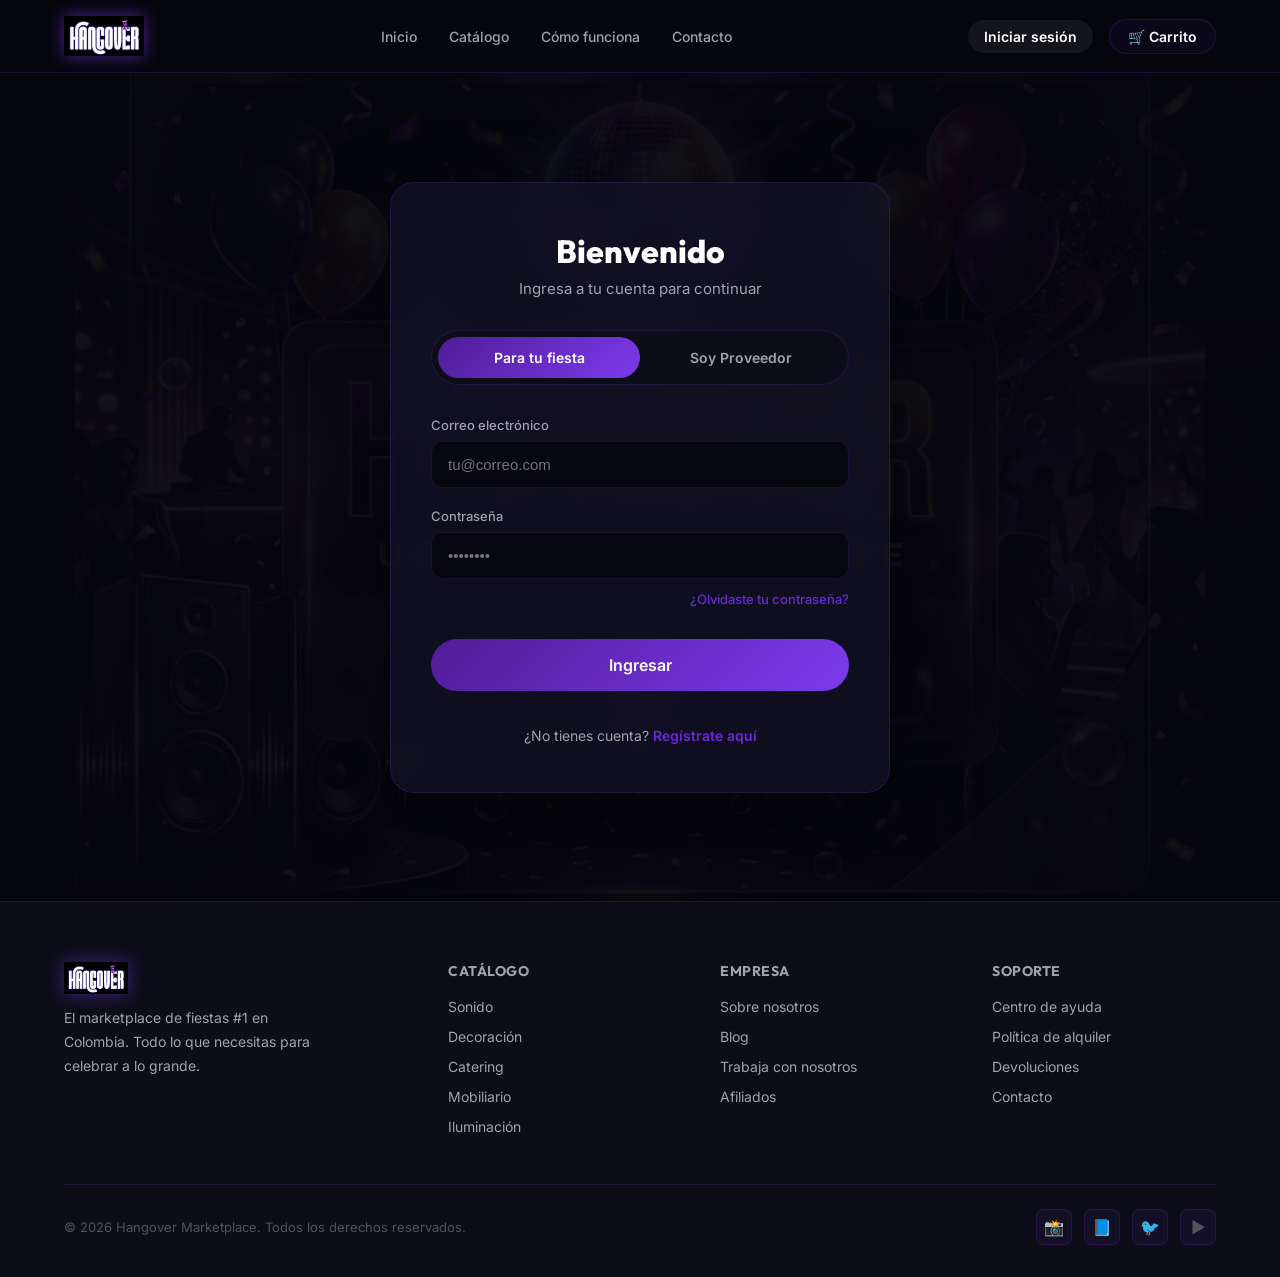
<file: index.html>
<!DOCTYPE html>
<html lang="es">
<head>
<meta charset="UTF-8">
<meta name="viewport" content="width=device-width,initial-scale=1.0">
<title>Hangover – Arma tu fiesta perfecta desde casa</title>
<meta name="description" content="Hangover es el marketplace de fiestas #1. Alquila o compra sonido, decoración, catering, mobiliario e iluminación para tu evento perfecto.">
<link rel="stylesheet" href="css/styles.css">
</head>
<body data-page="index">

<nav class="navbar">
  <div class="nav-inner">
    <a href="index.html" class="logo-link">
      <img src="images/logo.png" alt="Hangover" class="logo-img" onerror="this.style.display='none';this.nextElementSibling.style.display='block'">
      <span class="logo-text">HANGOVER</span>
    </a>
    <ul class="nav-links">
      <li><a href="index.html" class="active">Inicio</a></li>
      <li><a href="catalog.html">Catálogo</a></li>
      <li><a href="#como-funciona">Cómo funciona</a></li>
      <li><a href="#contacto">Contacto</a></li>
    </ul>
    <div class="nav-right">
      <a href="login.html" class="btn btn-ghost nav-login-btn">Iniciar sesión</a>
      <a href="cart.html" class="cart-btn">🛒 Carrito <span class="cart-badge" id="cart-count">0</span></a>
    </div>
  </div>
</nav>

<!-- HERO -->
<section class="hero">
  <div class="hero-bg"></div>
  <div class="hero-glow"></div>
  <div class="hero-content">
    <div class="hero-logo-wrap">
      <img src="images/logo.png" alt="Hangover" class="hero-logo" onerror="this.parentElement.style.display='none'">
    </div>
    <div class="hero-tag">🎉 El marketplace de fiestas #1</div>
    <h1>Arma tu fiesta<br><span>perfecta desde casa</span></h1>
    <p>Todo lo que necesitas para tu evento en un solo lugar. Alquila o compra equipos de sonido, decoraciones, mobiliario, catering e iluminación.</p>
    <div class="hero-btns">
      <a href="catalog.html" class="btn btn-primary">Explorar catálogo →</a>
      <a href="#categorias" class="btn btn-outline">Ver categorías</a>
    </div>
    <div class="hero-stats">
      <div class="stat-item"><div class="stat-num" data-count="500" data-suffix="+">0</div><div class="stat-label">Productos disponibles</div></div>
      <div class="stat-item"><div class="stat-num" data-count="1200" data-suffix="+">0</div><div class="stat-label">Fiestas realizadas</div></div>
      <div class="stat-item"><div class="stat-num" data-count="98" data-suffix="%">0</div><div class="stat-label">Clientes satisfechos</div></div>
      <div class="stat-item"><div class="stat-num" data-count="24" data-suffix="/7">0</div><div class="stat-label">Soporte disponible</div></div>
    </div>
  </div>
</section>

<!-- CATEGORÍAS -->
<section id="categorias">
  <div class="section-inner">
    <div class="section-head">
      <div class="section-tag">Categorías</div>
      <h2 class="section-title">Todo para tu fiesta</h2>
      <p class="section-sub">Desde el sonido hasta el último detalle decorativo.</p>
    </div>
    <div class="cats-grid">
      <a href="catalog.html?cat=sonido" class="cat-card"><div class="cat-icon">🔊</div><div class="cat-name">Sonido</div><div class="cat-desc">Equipos de audio profesional</div></a>
      <a href="catalog.html?cat=decoracion" class="cat-card"><div class="cat-icon">🎊</div><div class="cat-name">Decoración</div><div class="cat-desc">Ambientación y detalles</div></a>
      <a href="catalog.html?cat=catering" class="cat-card"><div class="cat-icon">🍽️</div><div class="cat-name">Catering</div><div class="cat-desc">Comida, bebidas y barras</div></a>
      <a href="catalog.html?cat=mobiliario" class="cat-card"><div class="cat-icon">🪑</div><div class="cat-name">Mobiliario</div><div class="cat-desc">Mesas, sillas y lounge</div></a>
      <a href="catalog.html?cat=iluminacion" class="cat-card"><div class="cat-icon">💡</div><div class="cat-name">Iluminación</div><div class="cat-desc">Luces y efectos visuales</div></a>
      <a href="catalog.html?cat=entretenimiento" class="cat-card"><div class="cat-icon">🎉</div><div class="cat-name">Entretenimiento</div><div class="cat-desc">DJ, foto y diversión</div></a>
    </div>
  </div>
</section>

<!-- PRODUCTOS DESTACADOS -->
<section class="section-no-top">
  <div class="section-inner">
    <div class="section-head section-head-split">
      <div>
        <div class="section-tag">Destacados</div>
        <h2 class="section-title">Lo más popular</h2>
      </div>
      <a href="catalog.html" class="btn btn-outline">Ver todo el catálogo →</a>
    </div>
    <div class="products-grid" id="featured-grid"></div>
  </div>
</section>

<!-- CÓMO FUNCIONA -->
<section id="como-funciona">
  <div class="section-inner">
    <div class="section-head centered">
      <div class="section-tag">Proceso</div>
      <h2 class="section-title">¿Cómo funciona?</h2>
      <p class="section-sub">En 4 simples pasos tienes todo listo para tu fiesta épica.</p>
    </div>
    <div class="steps-grid">
      <div class="step-card"><div class="step-num">1</div><h3>Elige tus productos</h3><p>Navega nuestro catálogo y selecciona todo lo que necesitas para tu evento.</p></div>
      <div class="step-card"><div class="step-num">2</div><h3>Agrega al carrito</h3><p>Selecciona si quieres alquilar o comprar, elige la fecha y los días.</p></div>
      <div class="step-card"><div class="step-num">3</div><h3>Confirma tu pedido</h3><p>Completa tus datos y el método de pago de forma rápida y segura.</p></div>
      <div class="step-card"><div class="step-num">4</div><h3>Recibe y disfruta</h3><p>Entregamos en tu dirección con instalación incluida. ¡A celebrar!</p></div>
    </div>
  </div>
</section>

<!-- TESTIMONIALS -->
<section>
  <div class="section-inner">
    <div class="section-head centered">
      <div class="section-tag">Reseñas</div>
      <h2 class="section-title">Lo que dicen nuestros clientes</h2>
    </div>
    <div class="testimonials-grid">
      <div class="testi-card">
        <div class="testi-stars">★★★★★</div>
        <p class="testi-text">"La mejor decisión que tomé para mi quinceañera. Todo llegó a tiempo, el sonido era increíble y la decoración superó mis expectativas."</p>
        <div class="testi-author"><div class="testi-avatar">V</div><div><div class="testi-name">Valentina Torres</div><div class="testi-city">Medellín, Colombia</div></div></div>
      </div>
      <div class="testi-card">
        <div class="testi-stars">★★★★★</div>
        <p class="testi-text">"Usé Hangover para el matrimonio de mi hermana y quedamos boquiabiertos. El equipo de DJ y las luces transformaron completamente el salón."</p>
        <div class="testi-author"><div class="testi-avatar">C</div><div><div class="testi-name">Carlos Mendoza</div><div class="testi-city">Bogotá, Colombia</div></div></div>
      </div>
      <div class="testi-card">
        <div class="testi-stars">★★★★★</div>
        <p class="testi-text">"Increíble plataforma. Armé toda la fiesta de cumpleaños de mi papá desde el celular. El proceso fue súper fácil y el resultado espectacular."</p>
        <div class="testi-author"><div class="testi-avatar">L</div><div><div class="testi-name">Laura Jiménez</div><div class="testi-city">Barranquilla, Colombia</div></div></div>
      </div>
    </div>
  </div>
</section>

<!-- CTA -->
<div class="cta-banner">
  <h2>¿Listo para tu fiesta perfecta? 🎊</h2>
  <p>Más de 1.200 fiestas épicas organizadas. La tuya es la siguiente.</p>
  <div class="cta-btns">
    <a href="catalog.html" class="btn btn-primary">Explorar catálogo</a>
    <a href="#contacto" class="btn btn-outline">Hablar con un asesor</a>
  </div>
</div>

<!-- NEWSLETTER -->
<div class="newsletter" id="contacto">
  <h2>¡No te pierdas nada! 🎉</h2>
  <p>Recibe ofertas exclusivas, ideas para fiestas y novedades en tu correo.</p>
  <form class="newsletter-form" onsubmit="handleNewsletter(event)">
    <input type="email" placeholder="tu@correo.com" id="nl-email" required>
    <button type="submit" class="btn btn-primary">Suscribirme</button>
  </form>
</div>

<!-- FOOTER -->
<footer>
  <div class="footer-inner">
    <div>
      <div class="footer-logo">
        <img src="images/logo.png" alt="Hangover" class="footer-logo-img" onerror="this.style.display='none';this.nextElementSibling.style.display='block'">
        <span class="footer-logo-text">HANGOVER</span>
      </div>
      <p class="footer-desc">El marketplace de fiestas #1 en Colombia. Todo lo que necesitas para celebrar a lo grande.</p>
    </div>
    <div class="footer-col">
      <h4>Catálogo</h4>
      <ul>
        <li><a href="catalog.html?cat=sonido">Sonido</a></li>
        <li><a href="catalog.html?cat=decoracion">Decoración</a></li>
        <li><a href="catalog.html?cat=catering">Catering</a></li>
        <li><a href="catalog.html?cat=mobiliario">Mobiliario</a></li>
        <li><a href="catalog.html?cat=iluminacion">Iluminación</a></li>
      </ul>
    </div>
    <div class="footer-col">
      <h4>Empresa</h4>
      <ul>
        <li><a href="#">Sobre nosotros</a></li>
        <li><a href="#">Blog</a></li>
        <li><a href="#">Trabaja con nosotros</a></li>
        <li><a href="#">Afiliados</a></li>
      </ul>
    </div>
    <div class="footer-col">
      <h4>Soporte</h4>
      <ul>
        <li><a href="#">Centro de ayuda</a></li>
        <li><a href="#">Política de alquiler</a></li>
        <li><a href="#">Devoluciones</a></li>
        <li><a href="#">Contacto</a></li>
      </ul>
    </div>
  </div>
  <div class="footer-bottom">
    <span>© 2026 Hangover Marketplace. Todos los derechos reservados.</span>
    <div class="footer-socials">
      <div class="social-btn">📸</div>
      <div class="social-btn">📘</div>
      <div class="social-btn">🐦</div>
      <div class="social-btn">▶️</div>
    </div>
  </div>
</footer>

<script src="js/products.js"></script>
<script src="js/cart.js"></script>
<script src="js/app.js"></script>
<script>
function handleNewsletter(e){e.preventDefault();Cart.showToast('✅ ¡Suscrito! Pronto recibirás nuestras ofertas.');document.getElementById('nl-email').value='';}
</script>
</body>
</html>
</file>
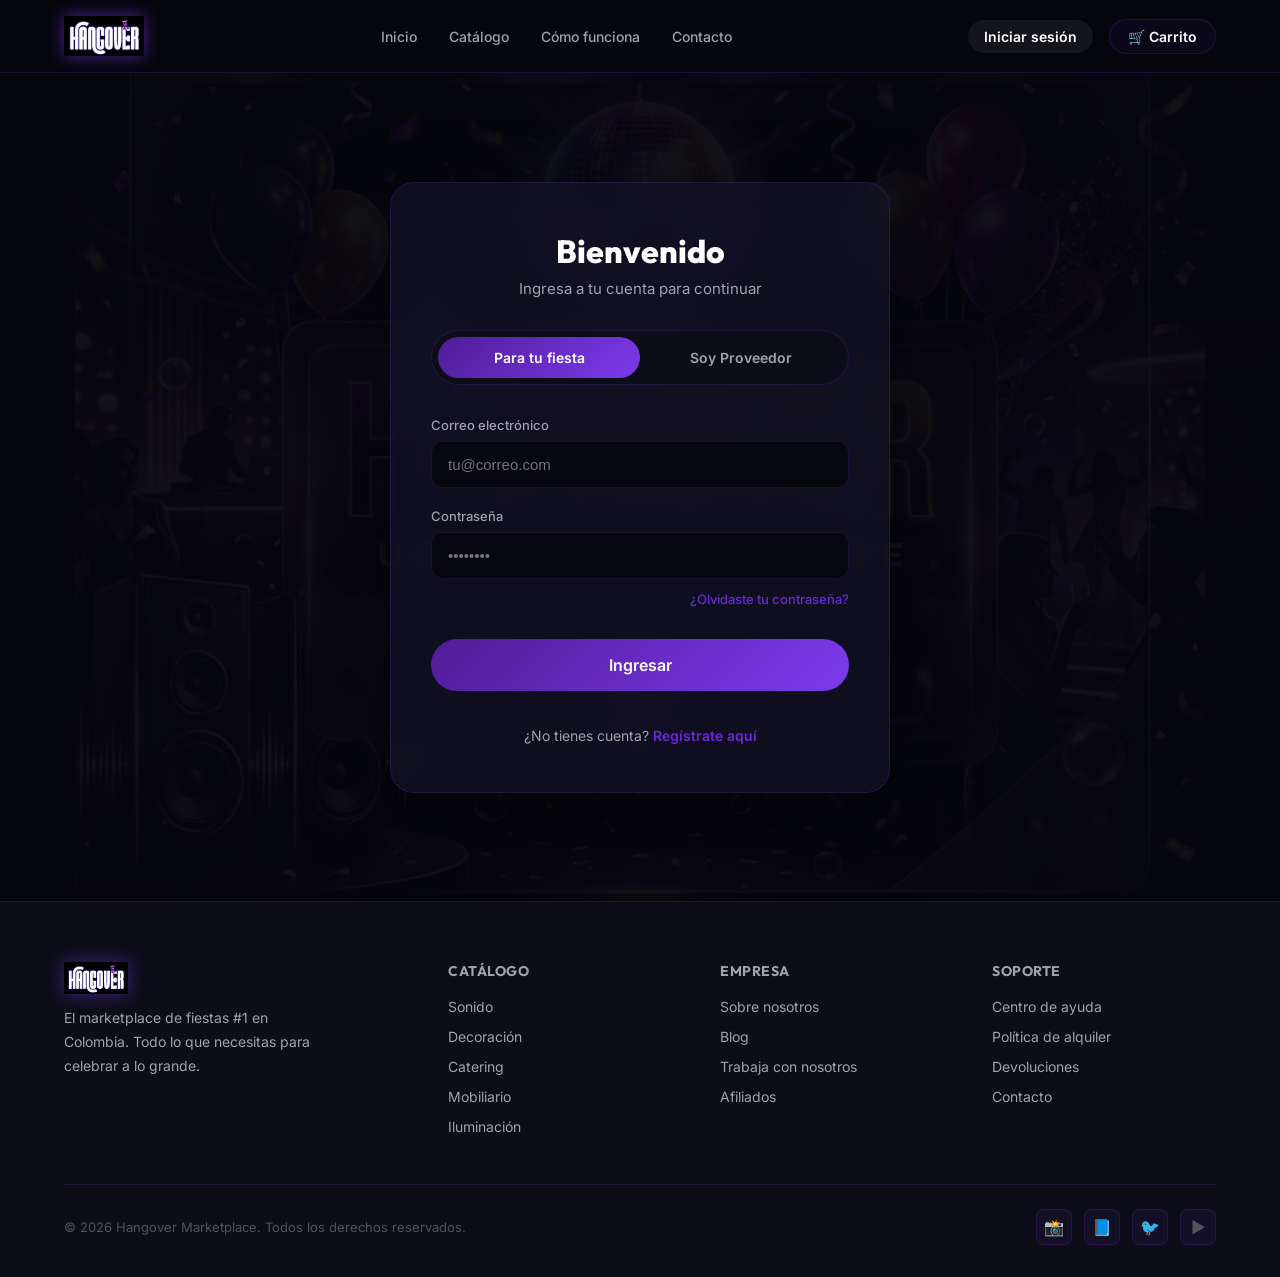
<file: cart.html>
<!DOCTYPE html>
<html lang="es">
<head>
<meta charset="UTF-8">
<meta name="viewport" content="width=device-width,initial-scale=1.0">
<title>Carrito – Hangover Marketplace</title>
<meta name="description" content="Revisa tu carrito de compras y completa tu pedido en Hangover Marketplace.">
<link rel="stylesheet" href="css/styles.css">
</head>
<body data-page="cart">

<nav class="navbar">
  <div class="nav-inner">
    <a href="index.html" class="logo-link">
      <img src="images/logo.png" alt="Hangover" class="logo-img" onerror="this.style.display='none';this.nextElementSibling.style.display='block'">
      <span class="logo-text">HANGOVER</span>
    </a>
    <ul class="nav-links">
      <li><a href="index.html">Inicio</a></li>
      <li><a href="catalog.html">Catálogo</a></li>
    </ul>
    <div class="nav-right">
      <a href="login.html" class="btn btn-ghost nav-login-btn">Iniciar sesión</a>
      <a href="cart.html" class="cart-btn">🛒 Carrito <span class="cart-badge">0</span></a>
    </div>
  </div>
</nav>

<div class="page-header">
  <div class="page-header-inner">
    <h1>🛒 Tu carrito</h1>
    <p>Revisa tus productos y completa tu pedido</p>
  </div>
</div>

<!-- EMPTY STATE -->
<div class="cart-empty cart-empty-visible" id="cart-empty">
  <div class="empty-icon">🛒</div>
  <h2 class="cart-empty-title">Tu carrito está vacío</h2>
  <p class="cart-empty-text">¡Agrega productos del catálogo para armar tu fiesta perfecta!</p>
  <a href="catalog.html" class="btn btn-primary">Ir al catálogo</a>
</div>

<div class="cart-layout cart-summary-hidden" id="cart-summary">
  <!-- ITEMS -->
  <div>
    <div class="cart-panel">
      <div class="panel-title">📦 Productos seleccionados
        <button id="clear-cart-btn" class="btn btn-ghost btn-sm cart-clear-btn">🗑 Vaciar carrito</button>
      </div>
      <div id="cart-items"></div>
    </div>
  </div>

  <!-- SUMMARY + CHECKOUT -->
  <div>
    <div class="cart-panel cart-panel-spaced">
      <div class="panel-title">💰 Resumen del pedido</div>
      <div class="summary-row"><span>Subtotal</span><span class="val" id="summary-sub">$0</span></div>
      <div class="summary-row"><span>Servicio (5%)</span><span class="val" id="summary-fee">$0</span></div>
      <div class="summary-row total"><span>Total</span><span class="val" id="summary-total">$0</span></div>
    </div>

    <div class="cart-panel">
      <div class="panel-title">📋 Datos del pedido</div>
      <form class="checkout-form" onsubmit="event.preventDefault();handleCheckout()">
        <div class="form-field">
          <label>Nombre completo</label>
          <input type="text" id="co-name" class="field-input" placeholder="Tu nombre completo" required>
        </div>
        <div class="form-field">
          <label>Correo electrónico</label>
          <input type="email" id="co-email" class="field-input" placeholder="tu@correo.com" required>
        </div>
        <div class="form-field">
          <label>Teléfono / WhatsApp</label>
          <input type="tel" id="co-phone" class="field-input" placeholder="+57 300 000 0000" required>
        </div>
        <div class="form-field">
          <label>Fecha del evento</label>
          <input type="date" id="co-date" class="field-input" required>
        </div>
        <div class="form-field">
          <label>Dirección de entrega</label>
          <input type="text" id="co-address" class="field-input" placeholder="Calle, ciudad, barrio">
        </div>
        <div class="form-field">
          <label>Método de pago</label>
          <select class="field-select" id="co-payment">
            <option>💳 Tarjeta de crédito/débito</option>
            <option>📱 Nequi / Daviplata</option>
            <option>🏦 Transferencia bancaria</option>
            <option>💵 Contra entrega</option>
          </select>
        </div>
        <button type="submit" class="btn btn-primary btn-lg cart-checkout-btn" id="checkout-btn">✅ Confirmar pedido</button>
      </form>
    </div>
  </div>
</div>

<!-- SUCCESS MODAL -->
<div class="modal-overlay" id="success-modal">
  <div class="modal-box">
    <div class="modal-icon">🎊</div>
    <h2>¡Pedido confirmado!</h2>
    <p>¡Gracias <strong id="modal-name"></strong>! Tu fiesta está en camino. Te contactaremos pronto por WhatsApp para coordinar la entrega.</p>
    <a href="catalog.html" class="btn btn-primary" onclick="document.getElementById('success-modal').style.display='none'">Seguir comprando</a>
    <br><br>
    <a href="index.html" class="btn btn-outline" onclick="document.getElementById('success-modal').style.display='none'">Ir al inicio</a>
  </div>
</div>

<footer class="mini-footer mini-footer-spaced">
  © 2026 Hangover Marketplace · <a href="index.html" class="mini-footer-link">Volver al inicio</a>
</footer>

<script src="js/products.js"></script>
<script src="js/cart.js"></script>
<script src="js/app.js"></script>
</body>
</html>
</file>
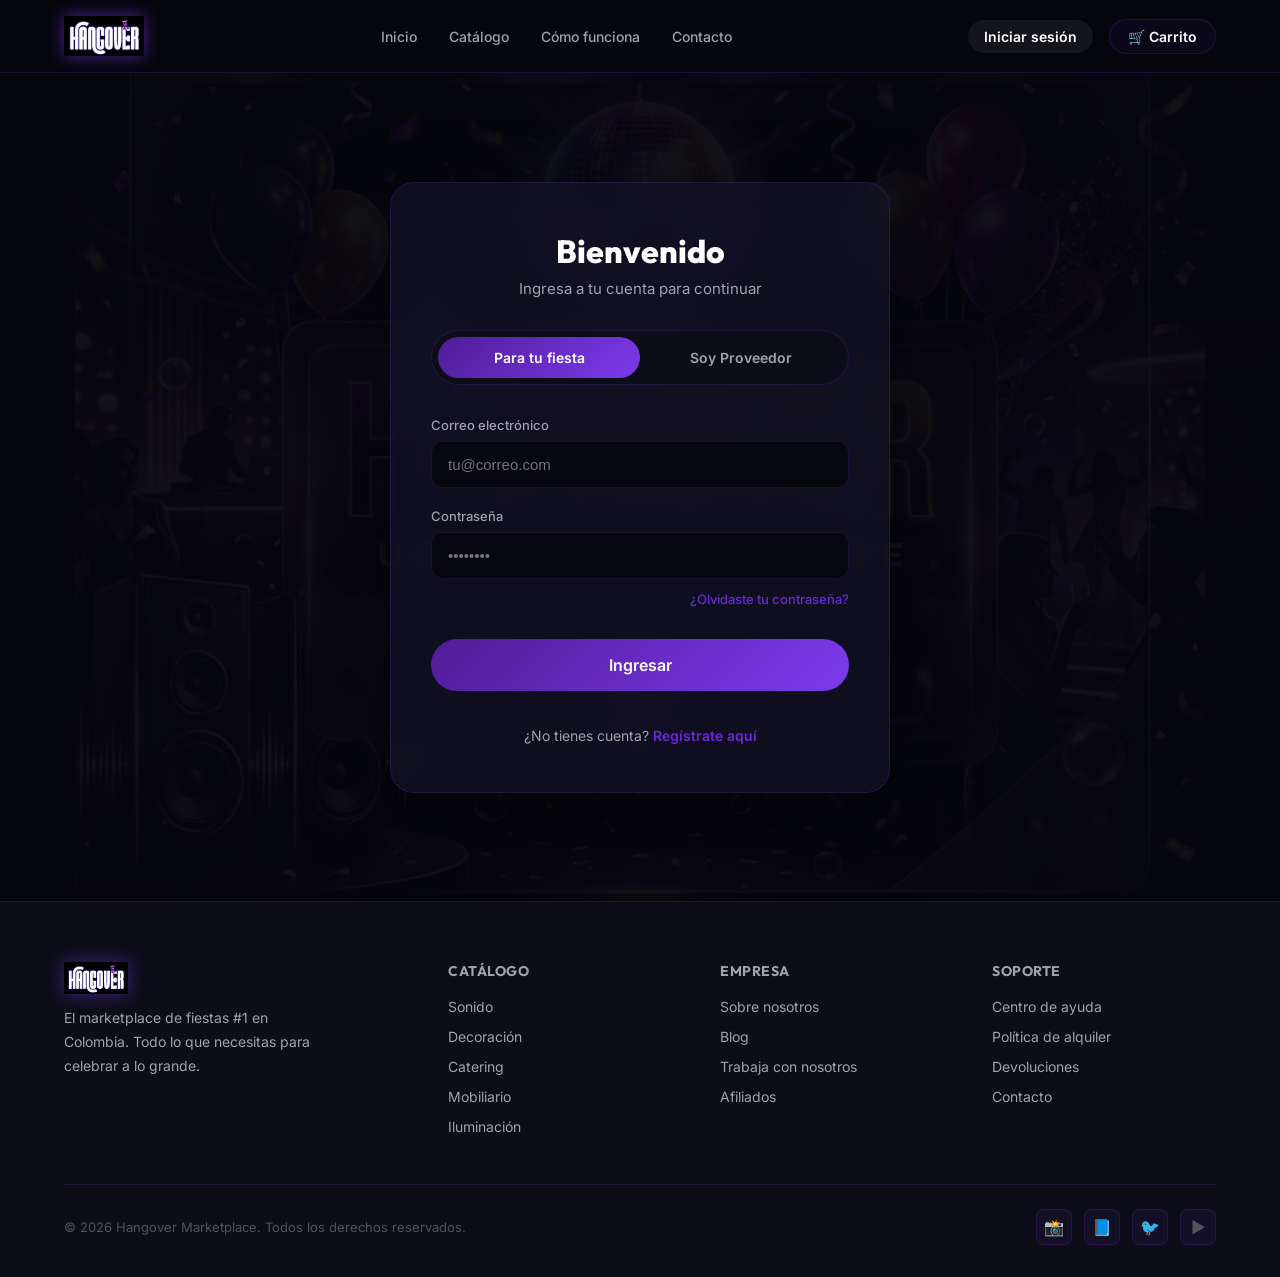
<file: catalog.html>
<!DOCTYPE html>
<html lang="es">
<head>
<meta charset="UTF-8">
<meta name="viewport" content="width=device-width,initial-scale=1.0">
<title>Catálogo – Hangover Marketplace</title>
<meta name="description" content="Explora el catálogo completo de Hangover. Alquila o compra equipos de sonido, decoraciones, catering, mobiliario e iluminación para tu fiesta.">
<link rel="stylesheet" href="css/styles.css">
</head>
<body data-page="catalog">

<nav class="navbar">
  <div class="nav-inner">
    <a href="index.html" class="logo-link">
      <img src="images/logo.png" alt="Hangover" class="logo-img" onerror="this.style.display='none';this.nextElementSibling.style.display='block'">
      <span class="logo-text">HANGOVER</span>
    </a>
    <ul class="nav-links">
      <li><a href="index.html">Inicio</a></li>
      <li><a href="catalog.html" class="active">Catálogo</a></li>
      <li><a href="index.html#como-funciona">Cómo funciona</a></li>
      <li><a href="index.html#contacto">Contacto</a></li>
    </ul>
    <div class="nav-right">
      <a href="login.html" class="btn btn-ghost nav-login-btn">Iniciar sesión</a>
      <a href="cart.html" class="cart-btn">🛒 Carrito <span class="cart-badge">0</span></a>
    </div>
  </div>
</nav>

<div class="page-header">
  <div class="page-header-inner">
    <h1>🎉 Catálogo de productos</h1>
    <p>Todo lo que necesitas para tu fiesta perfecta en un solo lugar</p>
  </div>
</div>

<div class="catalog-layout">
  <!-- SIDEBAR -->
  <aside class="sidebar">
    <div class="filter-group">
      <h3>Categorías</h3>
      <div class="filter-cats" id="filter-cats"></div>
    </div>
    <div class="filter-group">
      <label>Tipo</label>
      <select class="field-select" id="filter-type">
        <option value="all">Todos</option>
        <option value="rental">Solo alquiler</option>
        <option value="purchase">Solo compra</option>
      </select>
    </div>
    <div class="filter-group">
      <label>Ordenar por</label>
      <select class="field-select" id="sort-select">
        <option value="rating">Mejor calificados</option>
        <option value="reviews">Más reseñas</option>
        <option value="price-asc">Precio: menor a mayor</option>
        <option value="price-desc">Precio: mayor a menor</option>
      </select>
    </div>
  </aside>

  <!-- MAIN -->
  <main>
    <div class="catalog-toolbar">
      <div class="search-wrap">
        <span class="search-icon">🔍</span>
        <input type="text" id="search-input" placeholder="Buscar productos...">
      </div>
      <span class="results-info" id="results-info"></span>
    </div>
    <div class="products-grid" id="catalog-grid"></div>
    <div class="pagination" id="pagination"></div>
  </main>
</div>

<footer class="mini-footer">
  © 2026 Hangover Marketplace · <a href="index.html" class="mini-footer-link">Volver al inicio</a>
</footer>

<script src="js/products.js"></script>
<script src="js/cart.js"></script>
<script src="js/app.js"></script>
</body>
</html>
</file>
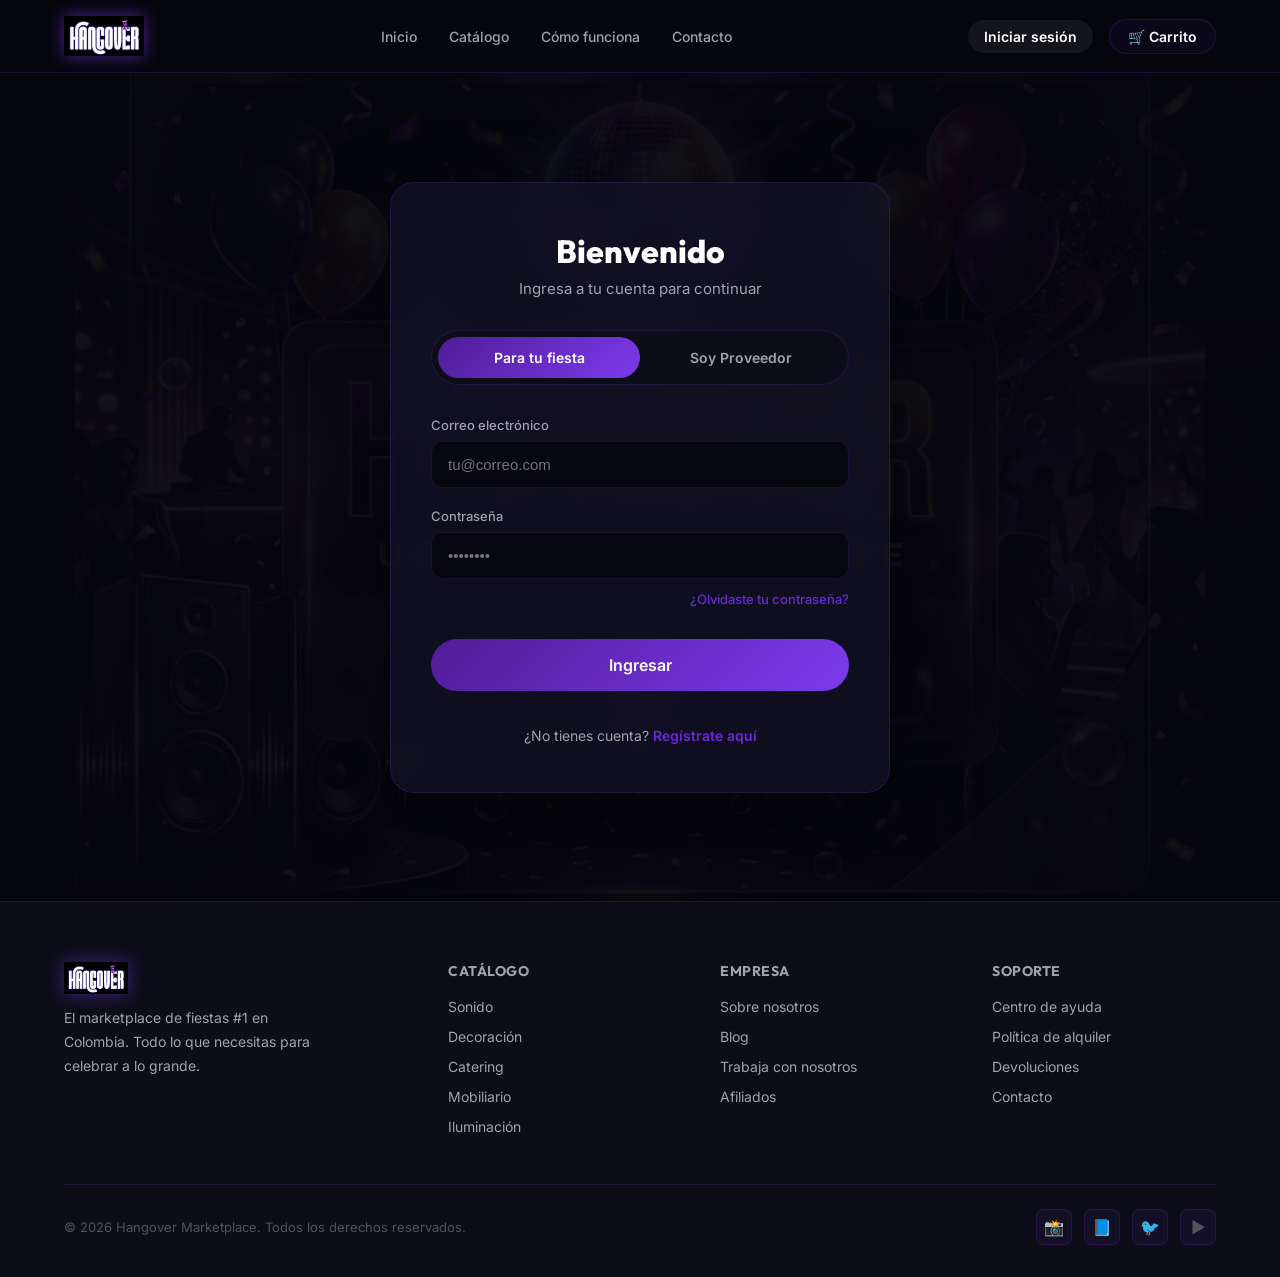
<file: login.html>
<!DOCTYPE html>
<html lang="es">
<head>
<meta charset="UTF-8">
<meta name="viewport" content="width=device-width,initial-scale=1.0">
<title>Iniciar Sesión – Hangover</title>
<link rel="stylesheet" href="css/styles.css">
<style>
  .auth-switch { text-align: center; margin-top: 16px; font-size: 14px; color: var(--txt2); }
  .auth-switch a { color: var(--purple); font-weight: 600; cursor: pointer; transition: var(--tr); }
  .auth-switch a:hover { color: var(--pink); text-decoration: underline; }
</style>
</head>
<body data-page="login">

<nav class="navbar">
  <div class="nav-inner">
    <a href="index.html" class="logo-link">
      <img src="images/logo.png" alt="Hangover" class="logo-img" onerror="this.style.display='none';this.nextElementSibling.style.display='block'">
      <span class="logo-text">HANGOVER</span>
    </a>
    <ul class="nav-links">
      <li><a href="index.html">Inicio</a></li>
      <li><a href="catalog.html">Catálogo</a></li>
      <li><a href="index.html#como-funciona">Cómo funciona</a></li>
      <li><a href="index.html#contacto">Contacto</a></li>
    </ul>
    <div class="nav-right">
      <a href="login.html" class="btn btn-ghost nav-login-btn">Iniciar sesión</a>
      <a href="cart.html" class="cart-btn">🛒 Carrito <span class="cart-badge" id="cart-count">0</span></a>
    </div>
  </div>
</nav>

<section class="auth-layout">
  <div class="auth-bg"></div>
  <div class="auth-card">
    <div class="auth-header">
      <h1>Bienvenido</h1>
      <p>Ingresa a tu cuenta para continuar</p>
    </div>

    <div class="auth-tabs">
      <div class="auth-tab active" onclick="switchTab('user')">Para tu fiesta</div>
      <div class="auth-tab" onclick="switchTab('provider')">Soy Proveedor</div>
    </div>

    <!-- USER LOGIN FORM -->
    <form id="form-user" class="auth-form active" onsubmit="handleLogin(event, 'user')">
      <div class="auth-field">
        <label for="user-email">Correo electrónico</label>
        <input type="email" id="user-email" placeholder="tu@correo.com" required>
      </div>
      <div class="auth-field">
        <label for="user-pass">Contraseña</label>
        <input type="password" id="user-pass" placeholder="••••••••" required>
      </div>
      <a href="#" class="auth-forgot">¿Olvidaste tu contraseña?</a>
      <button type="submit" class="btn btn-primary btn-lg auth-submit">Ingresar</button>
      <div class="auth-switch">¿No tienes cuenta? <a href="register.html?tab=user">Regístrate aquí</a></div>
    </form>

    <!-- PROVIDER LOGIN FORM -->
    <form id="form-provider" class="auth-form" onsubmit="handleLogin(event, 'provider')">
      <div class="auth-field">
        <label for="prov-email">Correo de empresa / proveedor</label>
        <input type="email" id="prov-email" placeholder="contacto@empresa.com" required>
      </div>
      <div class="auth-field">
        <label for="prov-pass">Contraseña</label>
        <input type="password" id="prov-pass" placeholder="••••••••" required>
      </div>
      <a href="#" class="auth-forgot">¿Olvidaste tu contraseña?</a>
      <button type="submit" class="btn btn-primary btn-lg auth-submit auth-provider-btn">Ingresar como Proveedor</button>
      <div class="auth-switch">¿Quieres ofrecer tus servicios? <a href="register.html?tab=provider">Aplica aquí</a></div>
    </form>
    
  </div>
</section>

<footer>
  <div class="footer-inner">
    <div>
      <div class="footer-logo">
        <img src="images/logo.png" alt="Hangover" class="footer-logo-img" onerror="this.style.display='none';this.nextElementSibling.style.display='block'">
        <span class="footer-logo-text">HANGOVER</span>
      </div>
      <p class="footer-desc">El marketplace de fiestas #1 en Colombia. Todo lo que necesitas para celebrar a lo grande.</p>
    </div>
    <div class="footer-col">
      <h4>Catálogo</h4>
      <ul>
        <li><a href="catalog.html?cat=sonido">Sonido</a></li>
        <li><a href="catalog.html?cat=decoracion">Decoración</a></li>
        <li><a href="catalog.html?cat=catering">Catering</a></li>
        <li><a href="catalog.html?cat=mobiliario">Mobiliario</a></li>
        <li><a href="catalog.html?cat=iluminacion">Iluminación</a></li>
      </ul>
    </div>
    <div class="footer-col">
      <h4>Empresa</h4>
      <ul>
        <li><a href="#">Sobre nosotros</a></li>
        <li><a href="#">Blog</a></li>
        <li><a href="#">Trabaja con nosotros</a></li>
        <li><a href="#">Afiliados</a></li>
      </ul>
    </div>
    <div class="footer-col">
      <h4>Soporte</h4>
      <ul>
        <li><a href="#">Centro de ayuda</a></li>
        <li><a href="#">Política de alquiler</a></li>
        <li><a href="#">Devoluciones</a></li>
        <li><a href="#">Contacto</a></li>
      </ul>
    </div>
  </div>
  <div class="footer-bottom">
    <span>© 2026 Hangover Marketplace. Todos los derechos reservados.</span>
    <div class="footer-socials">
      <div class="social-btn">📸</div>
      <div class="social-btn">📘</div>
      <div class="social-btn">🐦</div>
      <div class="social-btn">▶️</div>
    </div>
  </div>
</footer>

<script src="js/products.js"></script>
<script src="js/cart.js"></script>
<script src="js/app.js"></script>
<script>
  function switchTab(type) {
    document.querySelectorAll('.auth-tab').forEach(t => t.classList.remove('active'));
    document.querySelectorAll('.auth-form').forEach(f => f.classList.remove('active'));
    
    if (type === 'user') {
      document.querySelectorAll('.auth-tab')[0].classList.add('active');
      document.getElementById('form-user').classList.add('active');
    } else {
      document.querySelectorAll('.auth-tab')[1].classList.add('active');
      document.getElementById('form-provider').classList.add('active');
    }
  }

  function handleLogin(e, type) {
    e.preventDefault();
    localStorage.setItem('isLoggedIn', 'true');
    localStorage.setItem('userType', type);
    Cart.showToast('✅ ¡Sesión iniciada correctamente!');
    setTimeout(() => {
      window.location.href = 'index.html';
    }, 1500);
  }
</script>
</body>
</html>
</file>
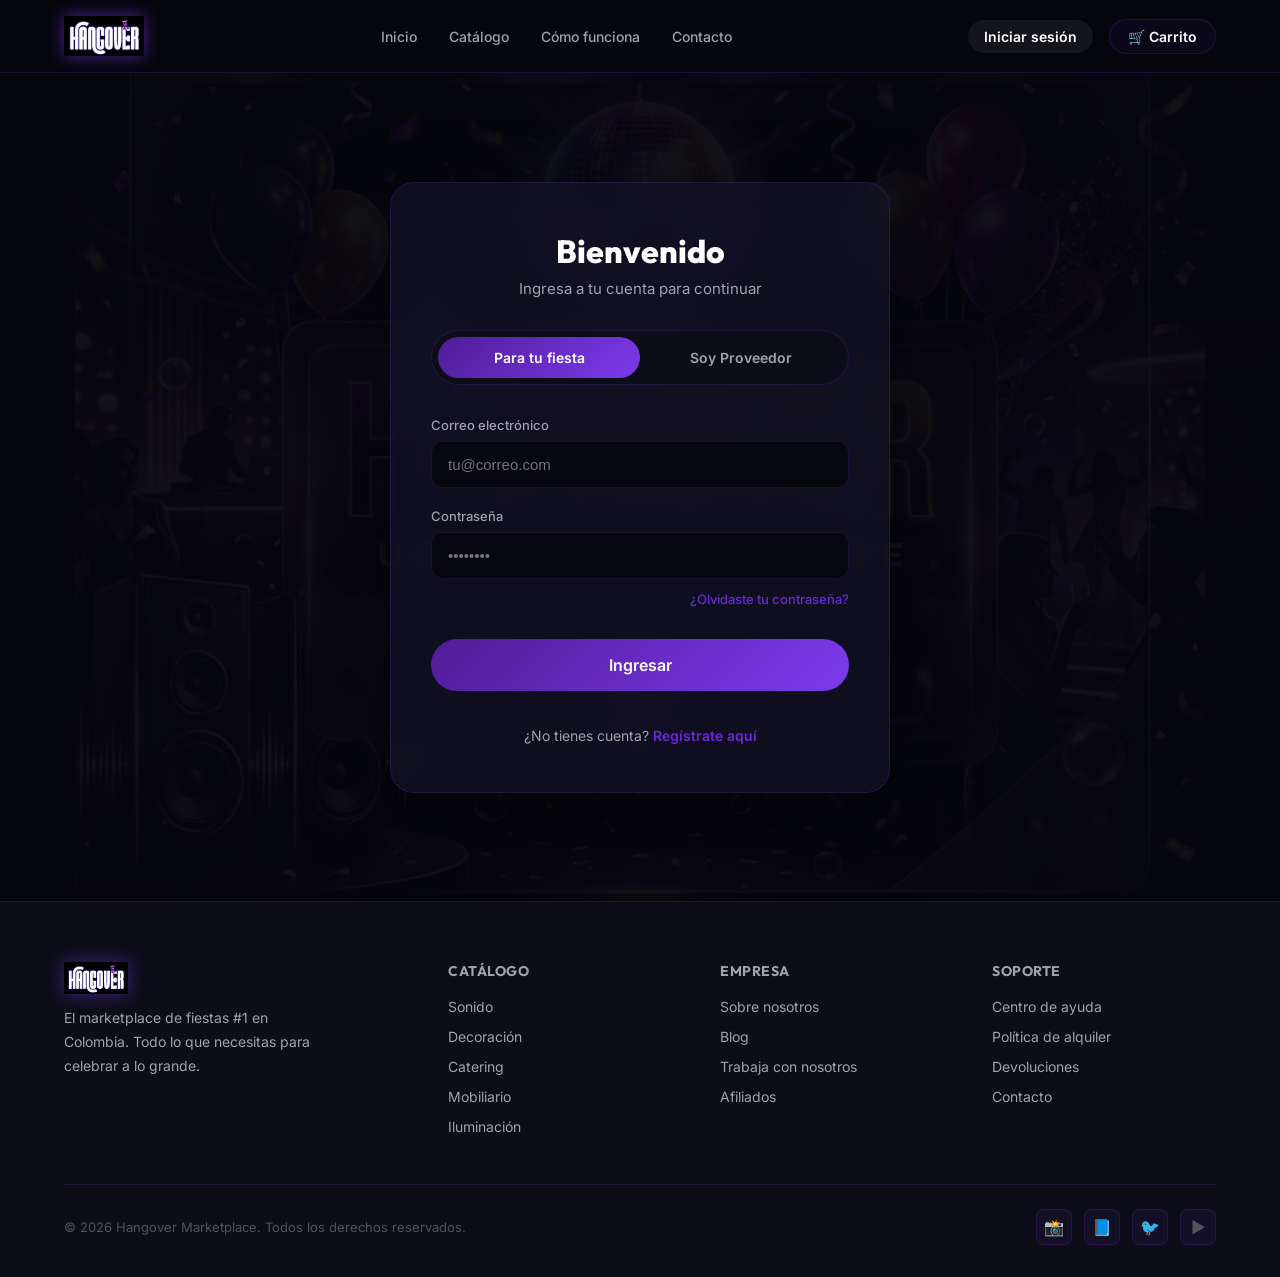
<file: producto.html>
<!DOCTYPE html>
<html lang="es">
<head>
<meta charset="UTF-8">
<meta name="viewport" content="width=device-width,initial-scale=1.0">
<title>Producto – Hangover Marketplace</title>
<meta name="description" content="Detalle del producto en Hangover Marketplace.">
<link rel="stylesheet" href="css/styles.css">
</head>
<body data-page="product">

<nav class="navbar">
  <div class="nav-inner">
    <a href="index.html" class="logo-link">
      <img src="images/logo.png" alt="Hangover" class="logo-img" onerror="this.style.display='none';this.nextElementSibling.style.display='block'">
      <span class="logo-text">HANGOVER</span>
    </a>
    <ul class="nav-links">
      <li><a href="index.html">Inicio</a></li>
      <li><a href="catalog.html" class="active">Catálogo</a></li>
    </ul>
    <div class="nav-right">
      <a href="login.html" class="btn btn-ghost nav-login-btn">Iniciar sesión</a>
      <a href="cart.html" class="cart-btn">🛒 Carrito <span class="cart-badge">0</span></a>
    </div>
  </div>
</nav>

<div class="back-nav-wrap">
  <a href="catalog.html" class="back-nav-link">← Volver al catálogo</a>
</div>

<div class="pd-wrap" id="product-wrap">
  <div class="product-loading">Cargando producto…</div>
</div>

<!-- RELATED -->
<section class="related-section">
  <div class="related-inner">
    <div class="section-head">
      <div class="section-tag">Relacionados</div>
      <h2 class="section-title">También te puede interesar</h2>
    </div>
    <div class="products-grid" id="related-grid"></div>
  </div>
</section>

<footer class="mini-footer">
  © 2026 Hangover Marketplace · <a href="index.html" class="mini-footer-link">Volver al inicio</a>
</footer>

<script src="js/products.js"></script>
<script src="js/cart.js"></script>
<script src="js/app.js"></script>
</body>
</html>
</file>
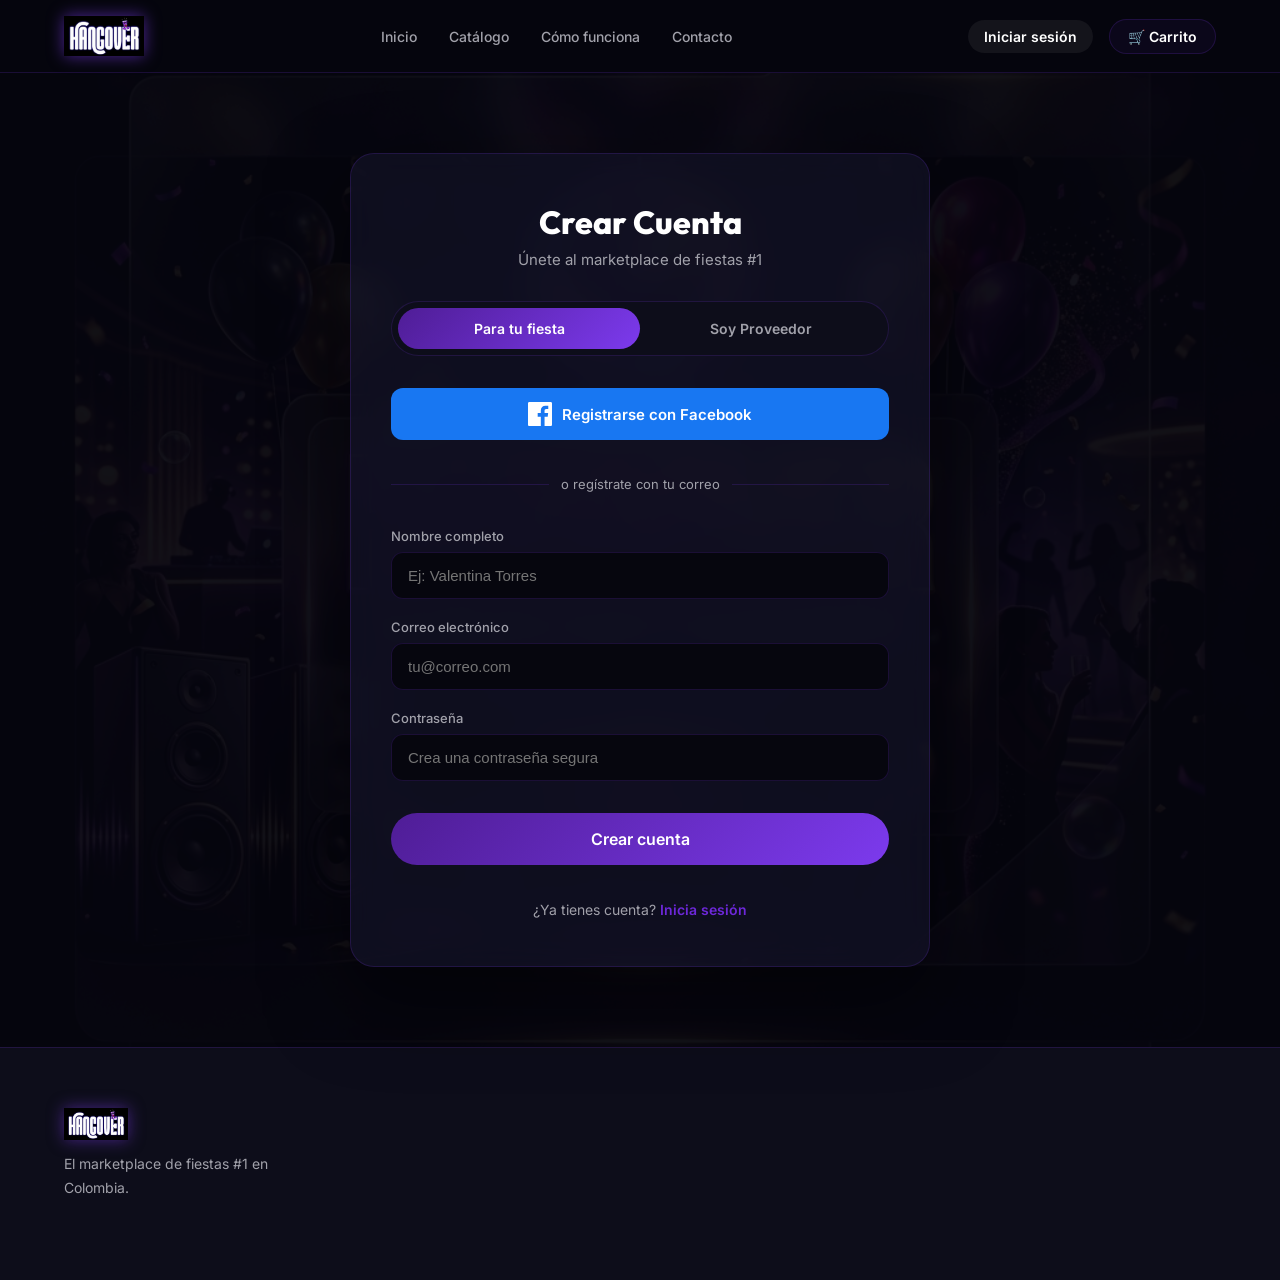
<file: register.html>
<!DOCTYPE html>
<html lang="es">
<head>
<meta charset="UTF-8">
<meta name="viewport" content="width=device-width,initial-scale=1.0">
<title>Registro – Hangover</title>
<link rel="stylesheet" href="css/styles.css">
<style>
  .auth-switch { text-align: center; margin-top: 16px; font-size: 14px; color: var(--txt2); }
  .auth-switch a { color: var(--purple); font-weight: 600; cursor: pointer; transition: var(--tr); }
  .auth-switch a:hover { color: var(--pink); text-decoration: underline; }
  .auth-card { max-width: 580px; } /* Slightly wider for registration forms */
</style>
</head>
<body data-page="login"> <!-- use login logic for redirect if already logged in -->

<nav class="navbar">
  <div class="nav-inner">
    <a href="index.html" class="logo-link">
      <img src="images/logo.png" alt="Hangover" class="logo-img" onerror="this.style.display='none';this.nextElementSibling.style.display='block'">
      <span class="logo-text">HANGOVER</span>
    </a>
    <ul class="nav-links">
      <li><a href="index.html">Inicio</a></li>
      <li><a href="catalog.html">Catálogo</a></li>
      <li><a href="index.html#como-funciona">Cómo funciona</a></li>
      <li><a href="index.html#contacto">Contacto</a></li>
    </ul>
    <div class="nav-right">
      <a href="login.html" class="btn btn-ghost nav-login-btn">Iniciar sesión</a>
      <a href="cart.html" class="cart-btn">🛒 Carrito <span class="cart-badge" id="cart-count">0</span></a>
    </div>
  </div>
</nav>

<section class="auth-layout">
  <div class="auth-bg"></div>
  <div class="auth-card">
    <div class="auth-header">
      <h1>Crear Cuenta</h1>
      <p>Únete al marketplace de fiestas #1</p>
    </div>

    <div class="auth-tabs">
      <div class="auth-tab active" onclick="switchTab('user')">Para tu fiesta</div>
      <div class="auth-tab" onclick="switchTab('provider')">Soy Proveedor</div>
    </div>

    <!-- USER REGISTRATION FORM -->
    <form id="form-user" class="auth-form active" onsubmit="handleRegister(event, 'user')">
      
      <button type="button" class="btn-facebook" onclick="handleSocialRegister('facebook')">
        <svg width="24" height="24" viewBox="0 0 24 24" fill="white" xmlns="http://www.w3.org/2000/svg"><path d="M22.675 0H1.325C.593 0 0 .593 0 1.325v21.351C0 23.407.593 24 1.325 24H12.82v-9.294H9.692v-3.622h3.128V8.413c0-3.1 1.893-4.788 4.659-4.788 1.325 0 2.463.099 2.795.143v3.24l-1.918.001c-1.504 0-1.795.715-1.795 1.763v2.313h3.587l-.467 3.622h-3.12V24h6.116c.73 0 1.323-.593 1.323-1.325V1.325C24 .593 23.407 0 22.675 0z"/></svg>
        Registrarse con Facebook
      </button>

      <div class="auth-divider">o regístrate con tu correo</div>

      <div class="auth-field">
        <label for="user-name">Nombre completo</label>
        <input type="text" id="user-name" placeholder="Ej: Valentina Torres" required>
      </div>
      <div class="auth-field">
        <label for="user-email">Correo electrónico</label>
        <input type="email" id="user-email" placeholder="tu@correo.com" required>
      </div>
      <div class="auth-field">
        <label for="user-pass">Contraseña</label>
        <input type="password" id="user-pass" placeholder="Crea una contraseña segura" required>
      </div>
      <button type="submit" class="btn btn-primary btn-lg auth-submit">Crear cuenta</button>
      <div class="auth-switch">¿Ya tienes cuenta? <a href="login.html">Inicia sesión</a></div>
    </form>

    <!-- PROVIDER REGISTRATION FORM -->
    <form id="form-provider" class="auth-form" onsubmit="handleRegister(event, 'provider')">
      
      <div class="auth-field-row">
        <div class="auth-field auth-field-half">
          <label for="prov-name">Nombre de la empresa</label>
          <input type="text" id="prov-name" placeholder="Nombre comercial" required>
        </div>
        <div class="auth-field auth-field-half">
          <label for="prov-nit">NIT / Documento</label>
          <input type="text" id="prov-nit" placeholder="Ej: 900123456-7" required>
        </div>
      </div>

      <div class="auth-field">
        <label for="prov-cat">Categoría principal de servicio</label>
        <select id="prov-cat" required>
          <option value="" disabled selected>Selecciona una categoría...</option>
          <option value="sonido">🔊 Sonido y Audio</option>
          <option value="decoracion">🎊 Decoración</option>
          <option value="catering">🍽️ Catering y Bebidas</option>
          <option value="mobiliario">🪑 Mobiliario</option>
          <option value="iluminacion">💡 Iluminación</option>
          <option value="entretenimiento">🎉 Entretenimiento (DJ, Fotos, etc.)</option>
        </select>
      </div>

      <div class="auth-field-row">
        <div class="auth-field auth-field-half">
          <label for="prov-email">Correo de contacto</label>
          <input type="email" id="prov-email" placeholder="contacto@empresa.com" required>
        </div>
        <div class="auth-field auth-field-half">
          <label for="prov-phone">Teléfono / Celular</label>
          <input type="tel" id="prov-phone" placeholder="+57 300 000 0000" required>
        </div>
      </div>

      <div class="auth-field">
        <label for="prov-pass">Contraseña</label>
        <input type="password" id="prov-pass" placeholder="Crea una contraseña segura" required>
      </div>

      <button type="submit" class="btn btn-primary btn-lg auth-submit auth-provider-btn">Enviar solicitud de proveedor</button>
      <div class="auth-switch">¿Ya eres proveedor? <a href="login.html">Inicia sesión</a></div>
    </form>
    
  </div>
</section>

<footer>
  <div class="footer-inner">
    <div>
      <div class="footer-logo">
        <img src="images/logo.png" alt="Hangover" class="footer-logo-img" onerror="this.style.display='none';this.nextElementSibling.style.display='block'">
        <span class="footer-logo-text">HANGOVER</span>
      </div>
      <p class="footer-desc">El marketplace de fiestas #1 en Colombia.</p>
    </div>
  </div>
</footer>

<script src="js/products.js"></script>
<script src="js/cart.js"></script>
<script src="js/app.js"></script>
<script>
  // Check URL params to open the right tab
  document.addEventListener('DOMContentLoaded', () => {
    const params = new URLSearchParams(window.location.search);
    if (params.get('tab') === 'provider') {
      switchTab('provider');
    }
  });

  function switchTab(type) {
    document.querySelectorAll('.auth-tab').forEach(t => t.classList.remove('active'));
    document.querySelectorAll('.auth-form').forEach(f => f.classList.remove('active'));
    
    if (type === 'user') {
      document.querySelectorAll('.auth-tab')[0].classList.add('active');
      document.getElementById('form-user').classList.add('active');
    } else {
      document.querySelectorAll('.auth-tab')[1].classList.add('active');
      document.getElementById('form-provider').classList.add('active');
    }
  }

  function handleRegister(e, type) {
    e.preventDefault();
    if (type === 'provider') {
      Cart.showToast('✅ ¡Solicitud enviada! Revisaremos tus datos.');
    } else {
      Cart.showToast('✅ ¡Cuenta creada exitosamente!');
    }
    
    // Auto login
    localStorage.setItem('isLoggedIn', 'true');
    localStorage.setItem('userType', type);
    
    setTimeout(() => {
      window.location.href = 'index.html';
    }, 1800);
  }

  function handleSocialRegister(provider) {
    Cart.showToast('✅ Conectando con ' + provider + '...');
    setTimeout(() => {
      localStorage.setItem('isLoggedIn', 'true');
      localStorage.setItem('userType', 'user');
      window.location.href = 'index.html';
    }, 1500);
  }
</script>
</body>
</html>
</file>
<file: css/styles.css>
@import url('https://fonts.googleapis.com/css2?family=Outfit:wght@300;400;500;600;700;800;900&family=Inter:wght@400;500;600&display=swap');
:root{--bg:#06060e;--bg2:#0d0d1a;--bg3:#14142a;--purple:#6d28d9;--purple2:#7c3aed;--pink:#a855f7;--gold:#f59e0b;--cyan:#06b6d4;--green:#10b981;--red:#ef4444;--txt:#fff;--txt2:#a1a1aa;--txt3:#52525b;--border:rgba(124,58,237,.18);--grad:linear-gradient(135deg,#4f1d96,#7c3aed);--grad2:linear-gradient(135deg,#7c3aed,#a855f7);--card:rgba(124,58,237,.06);--r:12px;--tr:all .3s ease}
*{margin:0;padding:0;box-sizing:border-box}
html{scroll-behavior:smooth}
body{font-family:'Inter',sans-serif;background:var(--bg);color:var(--txt);overflow-x:hidden}
a{text-decoration:none;color:inherit}
img{max-width:100%;display:block}
ul{list-style:none}

/* NAV */
.navbar{position:sticky;top:0;z-index:100;background:rgba(6,6,14,.9);backdrop-filter:blur(20px);border-bottom:1px solid var(--border);padding:0 5%}
.nav-inner{max-width:1280px;margin:auto;display:flex;align-items:center;justify-content:space-between;height:72px}
.logo-link{display:flex;align-items:center;text-decoration:none}
.logo-img{height:40px;width:auto;object-fit:contain;filter:drop-shadow(0 0 8px rgba(124,58,237,.6))}
.logo-text{font-family:'Outfit',sans-serif;font-size:24px;font-weight:900;background:var(--grad2);-webkit-background-clip:text;-webkit-text-fill-color:transparent;letter-spacing:-1px;display:none}
.nav-links{display:flex;gap:32px}
.nav-links a{font-size:14px;font-weight:500;color:var(--txt2);transition:var(--tr)}
.nav-links a:hover,.nav-links a.active{color:#fff}
.nav-right{display:flex;align-items:center;gap:16px}
.cart-btn{position:relative;background:var(--card);border:1px solid var(--border);border-radius:50px;padding:8px 18px;display:flex;align-items:center;gap:8px;cursor:pointer;transition:var(--tr);font-size:14px;font-weight:600;color:#fff}
.cart-btn:hover{background:var(--purple);border-color:var(--purple)}
.cart-badge{background:var(--purple2);color:#fff;border-radius:50%;width:18px;height:18px;font-size:11px;font-weight:700;display:none;align-items:center;justify-content:center;position:absolute;top:-6px;right:-6px}

/* BUTTONS */
.btn{display:inline-flex;align-items:center;justify-content:center;gap:8px;border-radius:50px;font-weight:600;cursor:pointer;transition:var(--tr);border:none;font-family:'Inter',sans-serif}
.btn-primary{background:var(--grad);color:#fff;padding:12px 28px}
.btn-primary:hover{opacity:.88;transform:translateY(-1px);box-shadow:0 8px 24px rgba(124,58,237,.4)}
.btn-outline{background:transparent;border:1px solid var(--border);color:#fff;padding:11px 24px}
.btn-outline:hover{border-color:var(--purple);color:var(--purple)}
.btn-sm{padding:8px 18px;font-size:13px}
.btn-lg{padding:16px 36px;font-size:16px;width:100%}
.btn-ghost{background:rgba(255,255,255,.06);color:#fff;padding:10px 20px}

/* HERO */
.hero{min-height:92vh;display:flex;align-items:center;justify-content:center;text-align:center;position:relative;overflow:hidden;padding:80px 5%}
.hero-bg{position:absolute;inset:0;background:url('../images/hero.png') center/cover no-repeat;opacity:.12;z-index:0}
.hero-glow{position:absolute;top:20%;left:50%;transform:translate(-50%,-50%);width:700px;height:700px;background:radial-gradient(circle,rgba(109,40,217,.35),transparent 70%);z-index:0;pointer-events:none}
.hero-logo-wrap{margin-bottom:20px}
.hero-logo{height:auto;width:min(420px,75vw);filter:drop-shadow(0 0 40px rgba(109,40,217,.8)) drop-shadow(0 0 80px rgba(124,58,237,.4));animation:fadeUp .8s ease both;display:block;margin:0 auto}
.hero-content{position:relative;z-index:1;max-width:780px}
.hero-tag{display:inline-block;background:rgba(124,58,237,.2);border:1px solid rgba(124,58,237,.4);border-radius:50px;padding:6px 18px;font-size:13px;font-weight:600;color:var(--purple);margin-bottom:24px;letter-spacing:.5px}
.hero h1{font-family:'Outfit',sans-serif;font-size:clamp(30px,5vw,62px);font-weight:900;line-height:1.1;margin-bottom:20px}
.hero h1 span{background:var(--grad2);-webkit-background-clip:text;-webkit-text-fill-color:transparent}
.hero p{font-size:18px;color:var(--txt2);max-width:560px;margin:0 auto 36px;line-height:1.7}
.hero-btns{display:flex;gap:16px;justify-content:center;flex-wrap:wrap}
.hero-stats{display:flex;gap:48px;justify-content:center;margin-top:60px;flex-wrap:wrap}
.stat-item{text-align:center}
.stat-num{font-family:'Outfit',sans-serif;font-size:36px;font-weight:800;background:var(--grad2);-webkit-background-clip:text;-webkit-text-fill-color:transparent}
.stat-label{font-size:13px;color:var(--txt2);margin-top:4px}

/* SECTIONS */
section{padding:80px 5%}
.section-inner{max-width:1280px;margin:auto}
.section-tag{display:inline-block;background:rgba(124,58,237,.15);border:1px solid rgba(124,58,237,.3);border-radius:50px;padding:5px 16px;font-size:12px;font-weight:600;color:var(--purple);text-transform:uppercase;letter-spacing:1px;margin-bottom:12px}
.section-title{font-family:'Outfit',sans-serif;font-size:clamp(26px,4vw,44px);font-weight:800;margin-bottom:12px}
.section-sub{color:var(--txt2);font-size:16px;max-width:540px}
.section-head{margin-bottom:48px}
.section-head.centered{text-align:center}
.section-head.centered .section-sub{margin:0 auto}

/* CATEGORIES */
.cats-grid{display:grid;grid-template-columns:repeat(auto-fit,minmax(180px,1fr));gap:20px}
.cat-card{background:var(--card);border:1px solid var(--border);border-radius:var(--r);padding:28px 20px;text-align:center;cursor:pointer;transition:var(--tr);position:relative;overflow:hidden}
.cat-card::before{content:'';position:absolute;inset:0;background:var(--cat-grad,var(--grad));opacity:0;transition:var(--tr)}
.cat-card:hover{transform:translateY(-4px);border-color:rgba(124,58,237,.4);box-shadow:0 16px 40px rgba(0,0,0,.3)}
.cat-card:hover::before{opacity:.08}
.cat-icon{font-size:36px;margin-bottom:12px}
.cat-name{font-family:'Outfit',sans-serif;font-size:16px;font-weight:700}
.cat-desc{font-size:13px;color:var(--txt2);margin-top:4px}

/* PRODUCT CARDS */
.products-grid{display:grid;grid-template-columns:repeat(auto-fill,minmax(300px,1fr));gap:24px}
.product-card{background:var(--card);border:1px solid var(--border);border-radius:var(--r);overflow:hidden;transition:var(--tr);cursor:default}
.product-card:hover{transform:translateY(-4px);border-color:rgba(124,58,237,.35);box-shadow:0 16px 48px rgba(0,0,0,.4)}
.card-img-wrap{position:relative;height:200px;overflow:hidden}
.card-img-wrap img{width:100%;height:100%;object-fit:cover;transition:transform .4s ease}
.product-card:hover .card-img-wrap img{transform:scale(1.05)}
.card-cat{position:absolute;top:12px;left:12px;background:rgba(0,0,0,.7);border:1px solid var(--border);border-radius:50px;padding:4px 12px;font-size:12px;font-weight:600;color:var(--cat-color,#fff)}
.card-badge{position:absolute;top:12px;right:12px;background:var(--grad2);color:#fff;border-radius:50px;padding:4px 12px;font-size:11px;font-weight:700}
.card-body{padding:20px}
.card-title{font-family:'Outfit',sans-serif;font-size:17px;font-weight:700;margin-bottom:8px;line-height:1.3}
.card-rating{display:flex;align-items:center;gap:8px;margin-bottom:10px}
.stars{color:var(--gold);font-size:13px}
.rev{font-size:12px;color:var(--txt2)}
.card-desc{font-size:13px;color:var(--txt2);line-height:1.6;margin-bottom:16px}
.card-footer{display:flex;align-items:center;justify-content:space-between;gap:8px;flex-wrap:wrap}
.price-main{font-family:'Outfit',sans-serif;font-size:20px;font-weight:800;background:var(--grad2);-webkit-background-clip:text;-webkit-text-fill-color:transparent}
.price-label{font-size:12px;color:var(--txt2)}
.card-actions{display:flex;gap:8px}

/* CATALOG PAGE */
.catalog-layout{display:grid;grid-template-columns:260px 1fr;gap:32px;max-width:1280px;margin:0 auto;padding:48px 5%}
.sidebar{background:var(--card);border:1px solid var(--border);border-radius:var(--r);padding:24px;height:fit-content;position:sticky;top:90px}
.sidebar h3{font-family:'Outfit',sans-serif;font-size:16px;font-weight:700;margin-bottom:16px;color:var(--txt2);text-transform:uppercase;letter-spacing:.5px;font-size:12px}
.filter-group{margin-bottom:28px}
.filter-group label{display:block;font-size:14px;color:var(--txt2);margin-bottom:8px;font-weight:500}
.filter-cats{display:flex;flex-direction:column;gap:8px}
.filter-btn{background:transparent;border:1px solid var(--border);border-radius:8px;padding:9px 14px;color:var(--txt2);font-size:13px;font-weight:500;cursor:pointer;transition:var(--tr);text-align:left}
.filter-btn:hover{border-color:var(--purple);color:#fff}
.filter-btn.active{background:rgba(124,58,237,.15);border-color:var(--purple);color:#fff}
.field-select,.field-input{width:100%;background:var(--bg2);border:1px solid var(--border);border-radius:8px;padding:10px 14px;color:#fff;font-size:14px;font-family:'Inter',sans-serif;outline:none;transition:var(--tr)}
.field-select:focus,.field-input:focus{border-color:var(--purple)}
.field-select option{background:var(--bg2)}
.catalog-main{}
.catalog-toolbar{display:flex;align-items:center;justify-content:space-between;margin-bottom:24px;gap:16px;flex-wrap:wrap}
.search-wrap{position:relative;flex:1;min-width:200px}
.search-wrap input{width:100%;background:var(--card);border:1px solid var(--border);border-radius:50px;padding:12px 20px 12px 46px;color:#fff;font-size:14px;outline:none;transition:var(--tr)}
.search-wrap input:focus{border-color:var(--purple)}
.search-icon{position:absolute;left:16px;top:50%;transform:translateY(-50%);color:var(--txt2);font-size:16px}
.results-info{font-size:13px;color:var(--txt2);white-space:nowrap}
.no-results{text-align:center;color:var(--txt2);padding:48px;grid-column:1/-1}
.pagination{display:flex;gap:8px;justify-content:center;margin-top:40px;flex-wrap:wrap}
.pag-btn{background:var(--card);border:1px solid var(--border);border-radius:8px;padding:8px 16px;color:var(--txt2);font-size:14px;cursor:pointer;transition:var(--tr)}
.pag-btn:hover,.pag-btn.active{background:var(--purple);border-color:var(--purple);color:#fff}

/* CART PAGE */
.cart-layout{max-width:1100px;margin:0 auto;padding:48px 5%;display:grid;grid-template-columns:1fr 360px;gap:32px;align-items:start}
.cart-panel{background:var(--card);border:1px solid var(--border);border-radius:var(--r);padding:28px}
.panel-title{font-family:'Outfit',sans-serif;font-size:20px;font-weight:800;margin-bottom:24px;display:flex;align-items:center;gap:10px}
.cart-item{display:flex;align-items:center;gap:16px;padding:16px 0;border-bottom:1px solid var(--border)}
.cart-item:last-child{border-bottom:none}
.cart-item-img{width:70px;height:70px;object-fit:cover;border-radius:8px;flex-shrink:0}
.cart-item-info{flex:1;min-width:0}
.cart-item-info h4{font-size:14px;font-weight:600;margin-bottom:4px;white-space:nowrap;overflow:hidden;text-overflow:ellipsis}
.cart-mode-badge{font-size:11px;background:rgba(124,58,237,.2);color:var(--purple);border-radius:50px;padding:2px 10px;display:inline-block}
.cart-days-wrap{margin-top:6px;font-size:12px;color:var(--txt2);display:flex;align-items:center;gap:6px}
.days-input{width:52px;background:var(--bg2);border:1px solid var(--border);border-radius:6px;padding:3px 8px;color:#fff;font-size:12px;text-align:center}
.cart-date{font-size:11px;color:var(--txt2);margin-top:4px}
.cart-item-qty{display:flex;align-items:center;gap:8px;flex-shrink:0}
.cart-item-qty button{background:var(--bg2);border:1px solid var(--border);border-radius:6px;width:28px;height:28px;color:#fff;font-size:16px;cursor:pointer;transition:var(--tr)}
.cart-item-qty button:hover{background:var(--purple);border-color:var(--purple)}
.cart-item-qty span{font-weight:700;min-width:20px;text-align:center}
.cart-item-price{font-family:'Outfit',sans-serif;font-size:16px;font-weight:700;background:var(--grad);-webkit-background-clip:text;-webkit-text-fill-color:transparent;flex-shrink:0}
.cart-remove{background:transparent;border:none;color:var(--txt3);font-size:16px;cursor:pointer;transition:var(--tr);padding:4px}
.cart-remove:hover{color:var(--red)}
.cart-empty{display:none;flex-direction:column;align-items:center;justify-content:center;padding:80px 20px;text-align:center;color:var(--txt2);gap:16px}
.cart-empty .empty-icon{font-size:64px}
.summary-row{display:flex;justify-content:space-between;padding:10px 0;font-size:14px;color:var(--txt2)}
.summary-row.total{border-top:1px solid var(--border);margin-top:8px;padding-top:16px;font-size:18px;font-weight:700;color:#fff}
.summary-row.total .val{background:var(--grad);-webkit-background-clip:text;-webkit-text-fill-color:transparent;font-family:'Outfit',sans-serif;font-size:22px}
.checkout-form{margin-top:24px;display:flex;flex-direction:column;gap:12px}
.form-field{display:flex;flex-direction:column;gap:6px}
.form-field label{font-size:12px;color:var(--txt2);font-weight:500;text-transform:uppercase;letter-spacing:.5px}

/* PRODUCT DETAIL */
.pd-wrap{max-width:1100px;margin:0 auto;padding:48px 5%;display:grid;grid-template-columns:1fr 1fr;gap:48px;align-items:start}
.pd-main-img{width:100%;border-radius:var(--r);max-height:440px;object-fit:cover}
.pd-cat-tag{display:inline-block;margin-top:16px;font-size:13px;font-weight:600;color:var(--cat-color);border:1px solid var(--cat-color);border-radius:50px;padding:4px 14px}
.pd-title{font-family:'Outfit',sans-serif;font-size:32px;font-weight:900;margin:12px 0}
.pd-rating{display:flex;align-items:center;gap:8px;font-size:14px;color:var(--txt2);margin-bottom:16px}
.pd-desc{font-size:15px;color:var(--txt2);line-height:1.8;margin-bottom:20px}
.pd-features{display:flex;flex-direction:column;gap:8px;margin-bottom:24px}
.pd-features li{display:flex;align-items:center;gap:10px;font-size:14px;color:var(--txt2)}
.pd-features li::before{content:'✓';color:var(--green);font-weight:700}
.pd-mode-tabs{display:flex;gap:8px;margin-bottom:20px;flex-wrap:wrap}
.mode-tab{background:var(--card);border:1px solid var(--border);border-radius:50px;padding:10px 20px;font-size:13px;font-weight:600;color:var(--txt2);cursor:pointer;transition:var(--tr)}
.mode-tab.active{background:var(--grad);border-color:transparent;color:#fff}
.pd-field{margin-bottom:14px}
.pd-field label{display:block;font-size:12px;color:var(--txt2);font-weight:500;text-transform:uppercase;letter-spacing:.5px;margin-bottom:6px}
.pd-info-col{display:flex;flex-direction:column}
.pd-info-col .btn{margin-top:8px}

/* HOW IT WORKS */
.steps-grid{display:grid;grid-template-columns:repeat(auto-fit,minmax(220px,1fr));gap:24px}
.step-card{background:var(--card);border:1px solid var(--border);border-radius:var(--r);padding:32px 24px;text-align:center;transition:var(--tr)}
.step-card:hover{border-color:rgba(124,58,237,.4);transform:translateY(-4px)}
.step-num{width:52px;height:52px;background:var(--grad);border-radius:50%;display:flex;align-items:center;justify-content:center;font-family:'Outfit',sans-serif;font-size:22px;font-weight:900;margin:0 auto 16px}
.step-card h3{font-family:'Outfit',sans-serif;font-size:18px;font-weight:700;margin-bottom:8px}
.step-card p{font-size:14px;color:var(--txt2);line-height:1.6}

/* TESTIMONIALS */
.testimonials-grid{display:grid;grid-template-columns:repeat(auto-fit,minmax(280px,1fr));gap:24px}
.testi-card{background:var(--card);border:1px solid var(--border);border-radius:var(--r);padding:28px}
.testi-stars{color:var(--gold);margin-bottom:12px;font-size:16px}
.testi-text{font-size:15px;line-height:1.7;color:var(--txt2);margin-bottom:20px;font-style:italic}
.testi-author{display:flex;align-items:center;gap:12px}
.testi-avatar{width:44px;height:44px;border-radius:50%;background:var(--grad);display:flex;align-items:center;justify-content:center;font-weight:700;font-size:16px;flex-shrink:0}
.testi-name{font-weight:600;font-size:14px}
.testi-city{font-size:12px;color:var(--txt2)}

/* CTA BANNER */
.cta-banner{background:linear-gradient(135deg,rgba(79,29,150,.25),rgba(124,58,237,.2));border:1px solid rgba(124,58,237,.35);border-radius:24px;padding:64px 40px;text-align:center;margin:0 5% 80px;position:relative;overflow:hidden}
.cta-banner h2{font-family:'Outfit',sans-serif;font-size:clamp(24px,4vw,44px);font-weight:900;margin-bottom:12px}
.cta-banner p{font-size:16px;color:var(--txt2);margin-bottom:32px}
.cta-btns{display:flex;gap:16px;justify-content:center;flex-wrap:wrap}

/* FOOTER */
footer{background:var(--bg2);border-top:1px solid var(--border);padding:60px 5% 32px}
.footer-inner{max-width:1280px;margin:auto;display:grid;grid-template-columns:1.5fr repeat(3,1fr);gap:48px;margin-bottom:48px}
.footer-logo{display:block;margin-bottom:12px}
.footer-logo-img{height:32px;width:auto;filter:drop-shadow(0 0 8px rgba(124,58,237,.5))}
.footer-logo-text{font-family:'Outfit',sans-serif;font-size:28px;font-weight:900;background:var(--grad2);-webkit-background-clip:text;-webkit-text-fill-color:transparent;display:none}
.footer-desc{font-size:14px;color:var(--txt2);line-height:1.7;max-width:260px}
.footer-col h4{font-family:'Outfit',sans-serif;font-size:14px;font-weight:700;color:var(--txt2);text-transform:uppercase;letter-spacing:.5px;margin-bottom:16px}
.footer-col ul{display:flex;flex-direction:column;gap:10px}
.footer-col li a{font-size:14px;color:var(--txt2);transition:var(--tr)}
.footer-col li a:hover{color:#fff}
.footer-bottom{border-top:1px solid var(--border);padding-top:24px;display:flex;align-items:center;justify-content:space-between;font-size:13px;color:var(--txt3);flex-wrap:wrap;gap:16px}
.footer-socials{display:flex;gap:12px}
.social-btn{width:36px;height:36px;background:var(--card);border:1px solid var(--border);border-radius:8px;display:flex;align-items:center;justify-content:center;font-size:16px;transition:var(--tr);cursor:pointer}
.social-btn:hover{background:var(--purple);border-color:var(--purple)}

/* MODAL */
.modal-overlay{position:fixed;inset:0;background:rgba(0,0,0,.8);backdrop-filter:blur(10px);z-index:1000;display:none;align-items:center;justify-content:center;padding:20px}
.modal-box{background:var(--bg3);border:1px solid rgba(124,58,237,.4);border-radius:24px;padding:48px 40px;text-align:center;max-width:440px;width:100%;box-shadow:0 32px 80px rgba(0,0,0,.5)}
.modal-icon{font-size:72px;margin-bottom:20px}
.modal-box h2{font-family:'Outfit',sans-serif;font-size:28px;font-weight:800;margin-bottom:8px}
.modal-box p{color:var(--txt2);margin-bottom:28px}

/* ANIMATIONS */
@keyframes fadeUp{from{opacity:0;transform:translateY(20px)}to{opacity:1;transform:translateY(0)}}
.hero-content{animation:fadeUp .8s ease both}
@keyframes pulse{0%,100%{transform:scale(1)}50%{transform:scale(1.05)}}
.btn-primary:active{transform:scale(.97)}

/* PAGE HEADER */
.page-header{background:linear-gradient(135deg,rgba(79,29,150,.15),rgba(109,40,217,.1));border-bottom:1px solid var(--border);padding:48px 5% 40px}
.page-header-inner{max-width:1280px;margin:auto}
.page-header h1{font-family:'Outfit',sans-serif;font-size:36px;font-weight:900;margin-bottom:8px}
.page-header p{color:var(--txt2)}

/* NEWSLETTER */
.newsletter{background:var(--bg2);border-top:1px solid var(--border);border-bottom:1px solid var(--border);padding:60px 5%;text-align:center}
.newsletter h2{font-family:'Outfit',sans-serif;font-size:28px;font-weight:800;margin-bottom:8px}
.newsletter p{color:var(--txt2);margin-bottom:24px}
.newsletter-form{display:flex;gap:12px;justify-content:center;flex-wrap:wrap;max-width:500px;margin:auto}
.newsletter-form input{flex:1;min-width:200px;background:var(--card);border:1px solid var(--border);border-radius:50px;padding:14px 24px;color:#fff;font-size:14px;outline:none;transition:var(--tr)}
.newsletter-form input:focus{border-color:var(--purple)}

/* AUTH PAGE */
.auth-layout{min-height:92vh;display:flex;align-items:center;justify-content:center;padding:80px 5%;position:relative}
.auth-bg{position:absolute;inset:0;background:url('../images/hero.png') center/cover no-repeat;opacity:.05;z-index:0}
.auth-card{background:rgba(20,20,42,0.6);backdrop-filter:blur(16px);border:1px solid var(--border);border-radius:24px;padding:48px 40px;width:100%;max-width:500px;position:relative;z-index:1;box-shadow:0 32px 80px rgba(0,0,0,0.5)}
.auth-header{text-align:center;margin-bottom:32px}
.auth-header h1{font-family:'Outfit',sans-serif;font-size:32px;font-weight:800;margin-bottom:8px}
.auth-header p{color:var(--txt2);font-size:15px}
.auth-tabs{display:flex;background:var(--bg2);border:1px solid var(--border);border-radius:50px;padding:6px;margin-bottom:32px}
.auth-tab{flex:1;text-align:center;padding:12px 20px;font-size:14px;font-weight:600;color:var(--txt2);border-radius:50px;cursor:pointer;transition:var(--tr)}
.auth-tab.active{background:var(--grad);color:#fff}
.auth-form{display:none;flex-direction:column;gap:20px}
.auth-form.active{display:flex;animation:fadeUp 0.4s ease both}
.auth-field{display:flex;flex-direction:column;gap:8px}
.auth-field label{font-size:13px;font-weight:500;color:var(--txt2)}
.auth-field input{background:var(--bg);border:1px solid var(--border);border-radius:12px;padding:14px 16px;color:#fff;font-size:15px;outline:none;transition:var(--tr)}
.auth-field input:focus{border-color:var(--purple);box-shadow:0 0 0 4px rgba(124,58,237,0.1)}
.auth-forgot{text-align:right;font-size:13px;color:var(--purple);font-weight:500;margin-top:-8px}
.auth-forgot:hover{text-decoration:underline}
.auth-submit{margin-top:12px}
.auth-footer{text-align:center;margin-top:32px;font-size:14px;color:var(--txt2)}
.auth-footer a{color:var(--purple);font-weight:600;transition:var(--tr)}
.auth-footer a:hover{color:var(--pink);text-decoration:underline}
.btn-facebook{background:#1877F2;color:#fff;font-weight:600;display:flex;align-items:center;justify-content:center;gap:10px;width:100%;padding:14px;border-radius:12px;border:none;cursor:pointer;transition:var(--tr);font-family:'Inter',sans-serif;font-size:15px}
.btn-facebook:hover{background:#166FE5;transform:translateY(-1px)}
.auth-divider{display:flex;align-items:center;text-align:center;color:var(--txt2);font-size:13px;margin:16px 0}
.auth-divider::before, .auth-divider::after{content:'';flex:1;border-bottom:1px solid var(--border)}
.auth-divider:not(:empty)::before{margin-right:12px}
.auth-divider:not(:empty)::after{margin-left:12px}
.auth-field select{background:var(--bg);border:1px solid var(--border);border-radius:12px;padding:14px 16px;color:#fff;font-size:15px;outline:none;transition:var(--tr);-webkit-appearance:none;appearance:none;width:100%;cursor:pointer}
.auth-field select option{background:var(--bg2)}

/* RESPONSIVE */
@media(max-width:1024px){.catalog-layout{grid-template-columns:1fr}.sidebar{position:static}.cart-layout{grid-template-columns:1fr}.pd-wrap{grid-template-columns:1fr}.footer-inner{grid-template-columns:1fr 1fr}}
@media(max-width:768px){.nav-links{display:none}.hero h1{font-size:36px}.hero-stats{gap:24px}.cats-grid{grid-template-columns:repeat(3,1fr)}.products-grid{grid-template-columns:1fr}.footer-inner{grid-template-columns:1fr}.cta-banner{margin:0 0 60px;border-radius:0}}

/* STRUCTURE HELPERS */
.nav-login-btn{padding:8px 16px;font-size:14px}
.section-no-top{padding-top:0}
.section-head-split{display:flex;align-items:flex-end;justify-content:space-between;flex-wrap:wrap;gap:16px}

/* VISUAL CLEANUP */
.mini-footer{background:var(--bg2);border-top:1px solid var(--border);padding:24px 5%;text-align:center;color:var(--txt2);font-size:13px}
.mini-footer-spaced{margin-top:40px}
.mini-footer-link{color:var(--purple);font-weight:600}
.back-nav-wrap{padding:20px 5%;max-width:1280px;margin:auto}
.back-nav-link{color:var(--txt2);font-size:14px;display:inline-flex;align-items:center;gap:6px;transition:var(--tr)}
.back-nav-link:hover{color:#fff}
.product-loading{color:var(--txt2);padding:48px;text-align:center;grid-column:1/-1}
.related-section{padding:60px 5% 80px}
.related-inner{max-width:1280px;margin:auto}
.cart-empty-visible{display:flex}
.cart-empty-title{font-family:'Outfit',sans-serif;font-size:24px;font-weight:800}
.cart-empty-text{color:var(--txt2)}
.cart-summary-hidden{display:none}
.cart-clear-btn{margin-left:auto;font-size:12px}
.cart-panel-spaced{margin-bottom:20px}
.cart-checkout-btn{margin-top:8px}
.auth-provider-btn{background:var(--grad2)}
.auth-field-row{display:flex;gap:16px;flex-wrap:wrap}
.auth-field-half{flex:1;min-width:200px}
</file>
